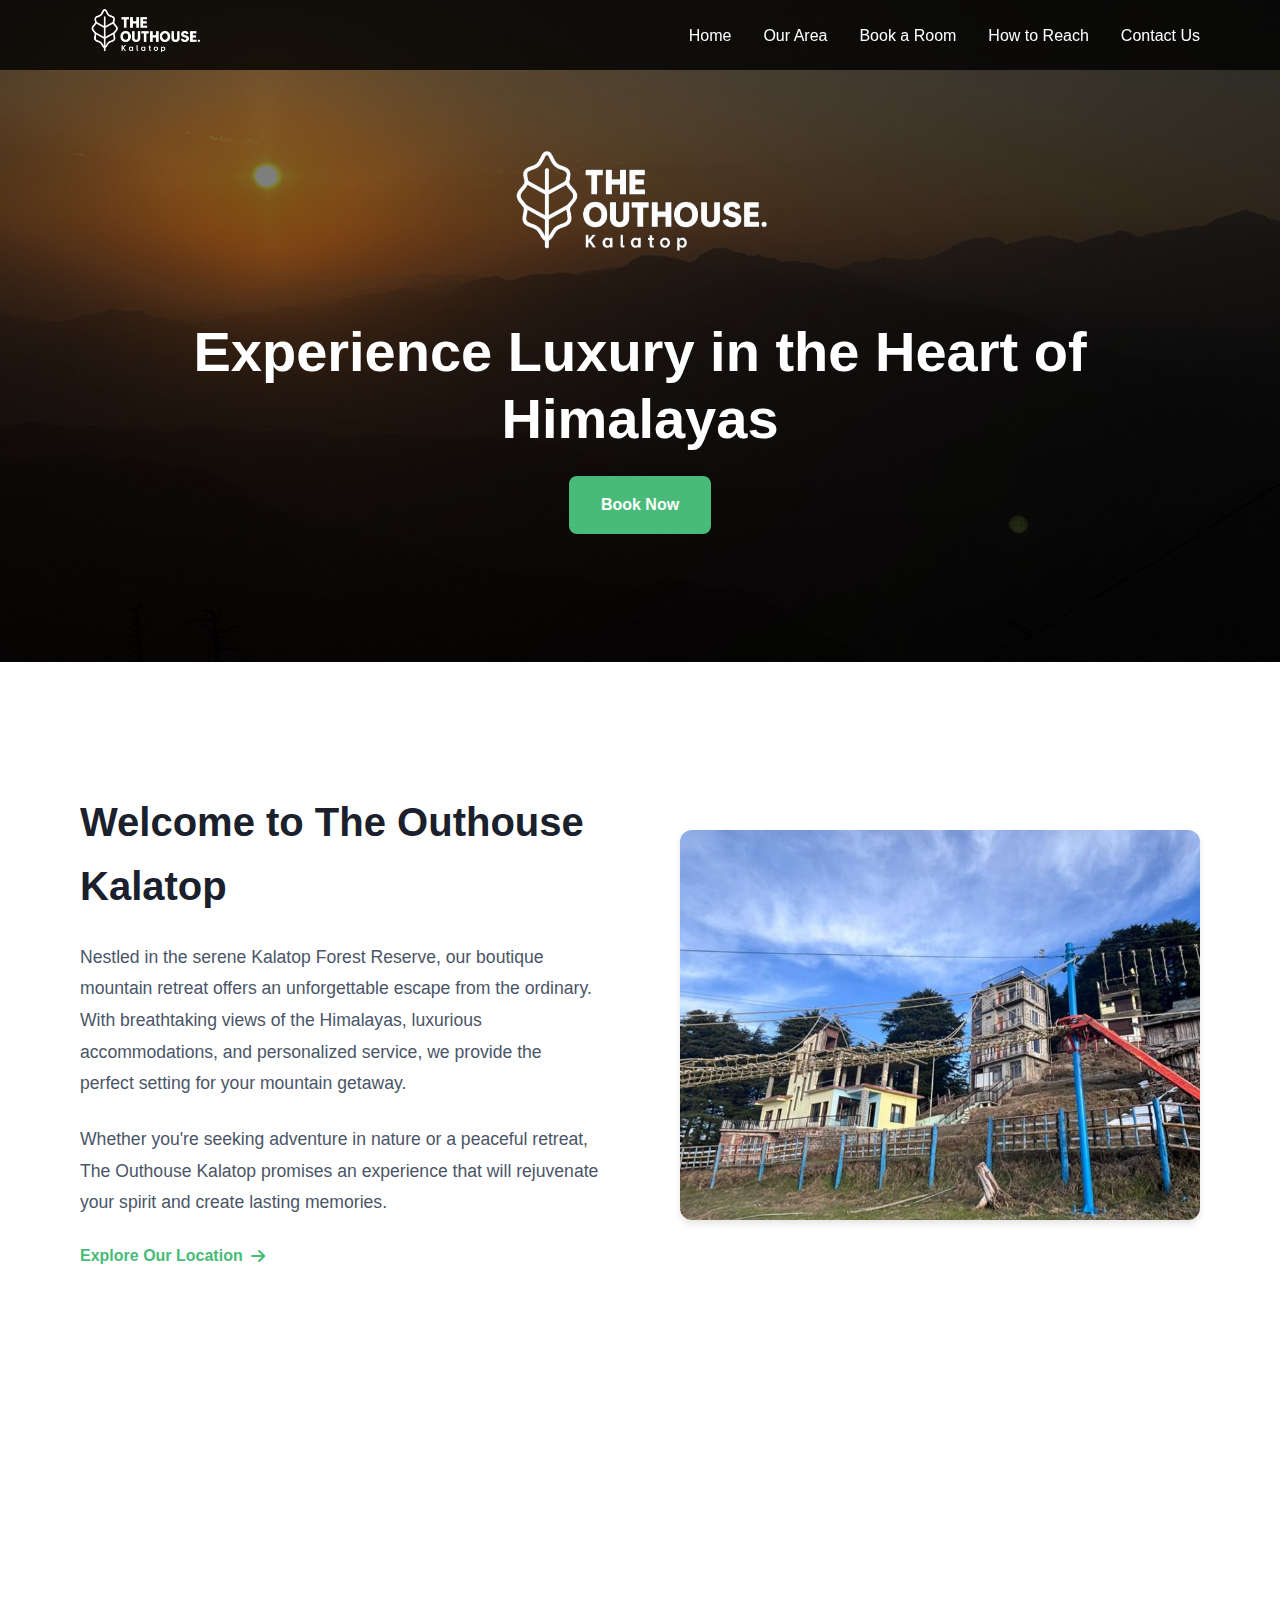
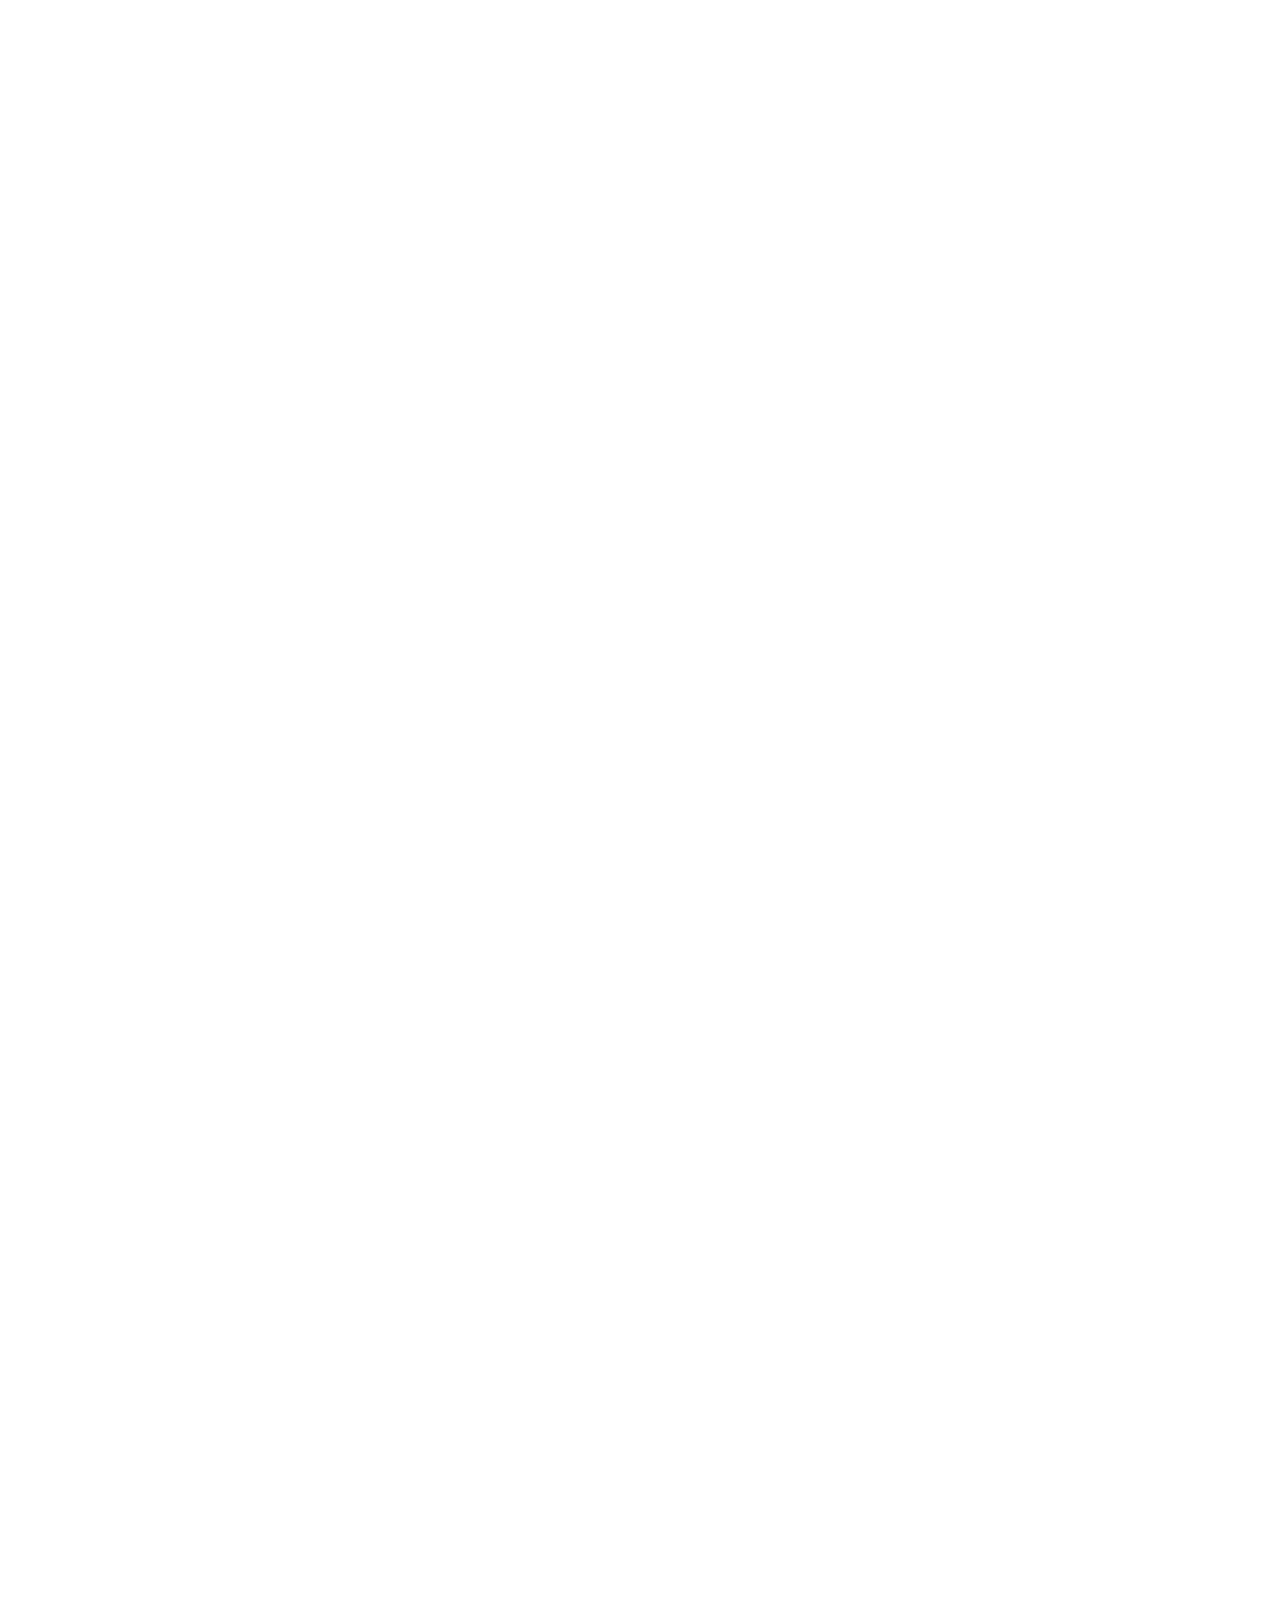
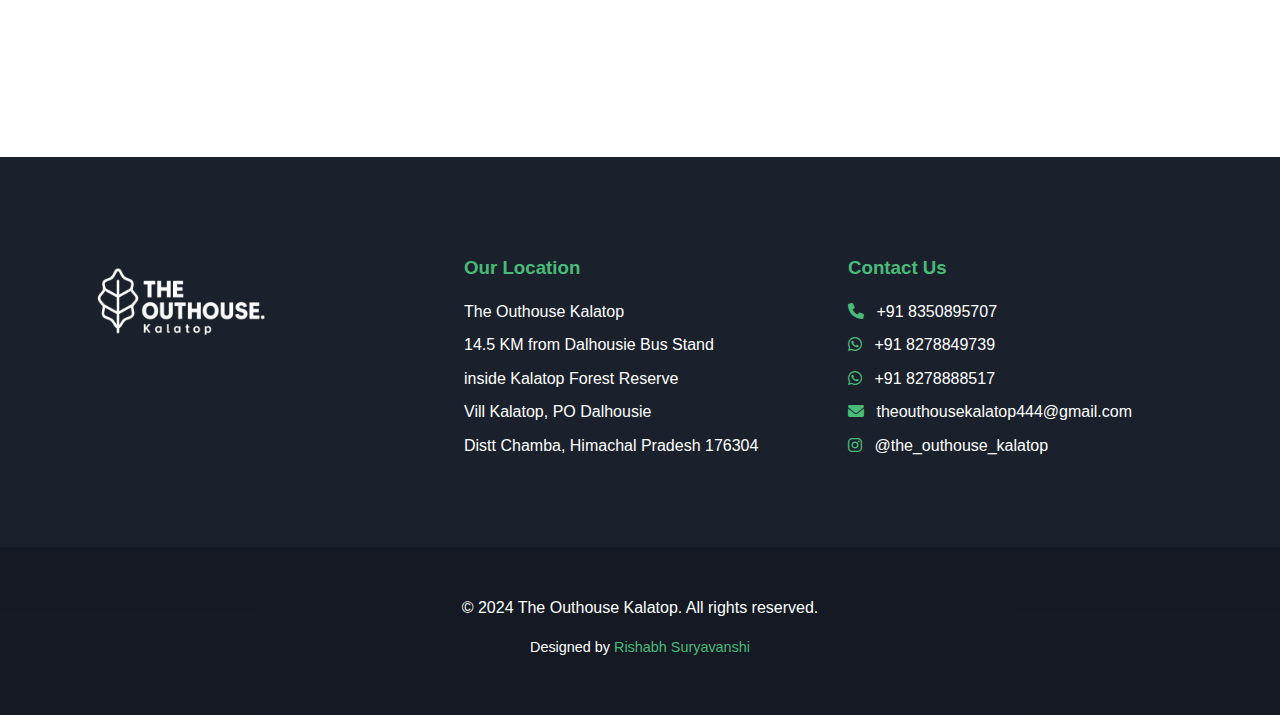
<file: index.html>
<!DOCTYPE html>
<html lang="en">
<head>
    <meta charset="UTF-8">
    <meta name="viewport" content="width=device-width, initial-scale=1.0">
    <title>The Outhouse Kalatop - Luxury Mountain Retreat</title>
    <link rel="stylesheet" href="styles.css">
    <link rel="stylesheet" href="https://cdnjs.cloudflare.com/ajax/libs/font-awesome/6.0.0/css/all.min.css">
</head>
<body>
    <!-- Navigation -->
    <nav class="navbar">
        <div class="container nav-container">
            <a href="index.html" class="nav-logo">
                <img src="logo.png" alt="The Outhouse Kalatop Logo">
            </a>
            <ul class="nav-links">
                <li><a href="index.html">Home</a></li>
                <li><a href="our-area.html">Our Area</a></li>
                <li><a href="book-room.html">Book a Room</a></li>
                <li><a href="how-to-reach.html">How to Reach</a></li>
                <li><a href="contact.html">Contact Us</a></li>
            </ul>
        </div>
    </nav>

    <!-- Hero Section -->
    <section class="hero">
        <div class="container">
            <img src="logo.png" alt="The Outhouse Kalatop Logo" class="hero-logo">
            <h1>Experience Luxury in the Heart of Himalayas</h1>
            <a href="book-room.html" class="cta-button">Book Now</a>
        </div>
    </section>

    <!-- Hotel Overview -->
    <section class="hotel-overview">
        <div class="container">
            <div class="overview-content">
                <div class="overview-text">
                    <h2>Welcome to The Outhouse Kalatop</h2>
                    <p>Nestled in the serene Kalatop Forest Reserve, our boutique mountain retreat offers an unforgettable escape from the ordinary. With breathtaking views of the Himalayas, luxurious accommodations, and personalized service, we provide the perfect setting for your mountain getaway.</p>
                    <p>Whether you're seeking adventure in nature or a peaceful retreat, The Outhouse Kalatop promises an experience that will rejuvenate your spirit and create lasting memories.</p>
                    <a href="our-area.html" class="text-link">Explore Our Location <i class="fas fa-arrow-right"></i></a>
                </div>
                <div class="overview-image">
                    <img src="hotel.jpeg" alt="The Outhouse Kalatop Hotel View" class="hotel-img">
                </div>
            </div>
        </div>
    </section>

    <!-- Feature Section 1 -->
    <section class="feature feature-left">
        <div class="container">
            <div class="feature-content">
                <div class="feature-image">
                    <img src="room.jpg" alt="Luxury Suite Image" class="placeholder-img" />
                </div>
                <div class="feature-text">
                    <h2>Luxurious Comfort</h2>
                    <p>Experience our meticulously designed rooms featuring premium amenities, private balconies, and stunning mountain views. Each space is crafted to provide the perfect blend of comfort and elegance.</p>
                </div>
            </div>
        </div>
    </section>

    <!-- Feature Section 2 -->
    <section class="feature feature-right">
        <div class="container">
            <div class="feature-content">
                <div class="feature-text">
                    <h2>Nature's Paradise</h2>
                    <p>Surrounded by dense pine forests and snow-capped peaks, immerse yourself in the serene beauty of Kalatop. Perfect for nature walks, photography, and peaceful contemplation.</p>
                </div>
                <div class="feature-image">
                    <img src="snow.jpg" alt="Nature View Image" class="placeholder-img" />
                </div>
            </div>
        </div>
    </section>

    <!-- Feature Section 3 -->
    <section class="feature feature-left">
        <div class="container">
            <div class="feature-content">
                <div class="feature-image">
                    <img src="food.jpg" alt="Dining Image" class="placeholder-img" />
                </div>
                <div class="feature-text">
                    <h2>Culinary Excellence</h2>
                    <p>Savor authentic local flavors and international cuisine prepared by our expert chefs. Using fresh, local ingredients, we create memorable dining experiences with a view.</p>
                </div>
            </div>
        </div>
    </section>

    <!-- CTA Section -->
    <section class="cta">
        <div class="container">
            <h2>Your Mountain Escape Awaits</h2>
            <p>Join thousands of satisfied guests who've experienced the magic of The Outhouse Kalatop</p>
            <div class="trust-elements">
                <div class="trust-item">
                    <span class="trust-number">4.8/5</span>
                    <span class="trust-label">Guest Rating</span>
                </div>
                <div class="trust-item">
                    <span class="trust-number">1000+</span>
                    <span class="trust-label">Happy Guests</span>
                </div>
                <div class="trust-item">
                    <span class="trust-number">95%</span>
                    <span class="trust-label">Would Return</span>
                </div>
            </div>
            <a href="book-room.html" class="cta-button">Book Your Stay Now</a>
        </div>
    </section>

    <!-- Footer Section -->
    <footer class="footer">
        <div class="container footer-content">
            <div class="footer-logo">
                <img src="logo.png" alt="The Outhouse Kalatop Logo">
            </div>
            <div class="footer-address">
                <h3>Our Location</h3>
                <p>The Outhouse Kalatop</p>
                <p>14.5 KM from Dalhousie Bus Stand</p>
                <p>inside Kalatop Forest Reserve</p>
                <p>Vill Kalatop, PO Dalhousie</p>
                <p>Distt Chamba, Himachal Pradesh 176304</p>
            </div>
            <div class="footer-contact">
                <h3>Contact Us</h3>
                <p><i class="fas fa-phone"></i> <a href="tel:+918350895707">+91 8350895707</a></p>
                <p><i class="fab fa-whatsapp"></i> <a href="https://wa.me/918278849739">+91 8278849739</a></p>
                <p><i class="fab fa-whatsapp"></i> <a href="https://wa.me/918278888517">+91 8278888517</a></p>
                <p><i class="fas fa-envelope"></i> <a href="mailto:theouthousekalatop444@gmail.com">theouthousekalatop444@gmail.com</a></p>
                <p><i class="fab fa-instagram"></i> <a href="https://www.instagram.com/the_outhouse_kalatop?utm_source=qr" target="_blank">@the_outhouse_kalatop</a></p>
            </div>
        </div>
        <div class="footer-bottom">
            <div class="container">
                <p>&copy; 2024 The Outhouse Kalatop. All rights reserved.</p>
                <p class="designer-credit">Designed by <a href="https://www.linkedin.com/in/rishh01/" target="_blank">Rishabh Suryavanshi</a></p>
            </div>
        </div>
    </footer>

    <script src="script.js"></script>
</body>
</html>
</file>
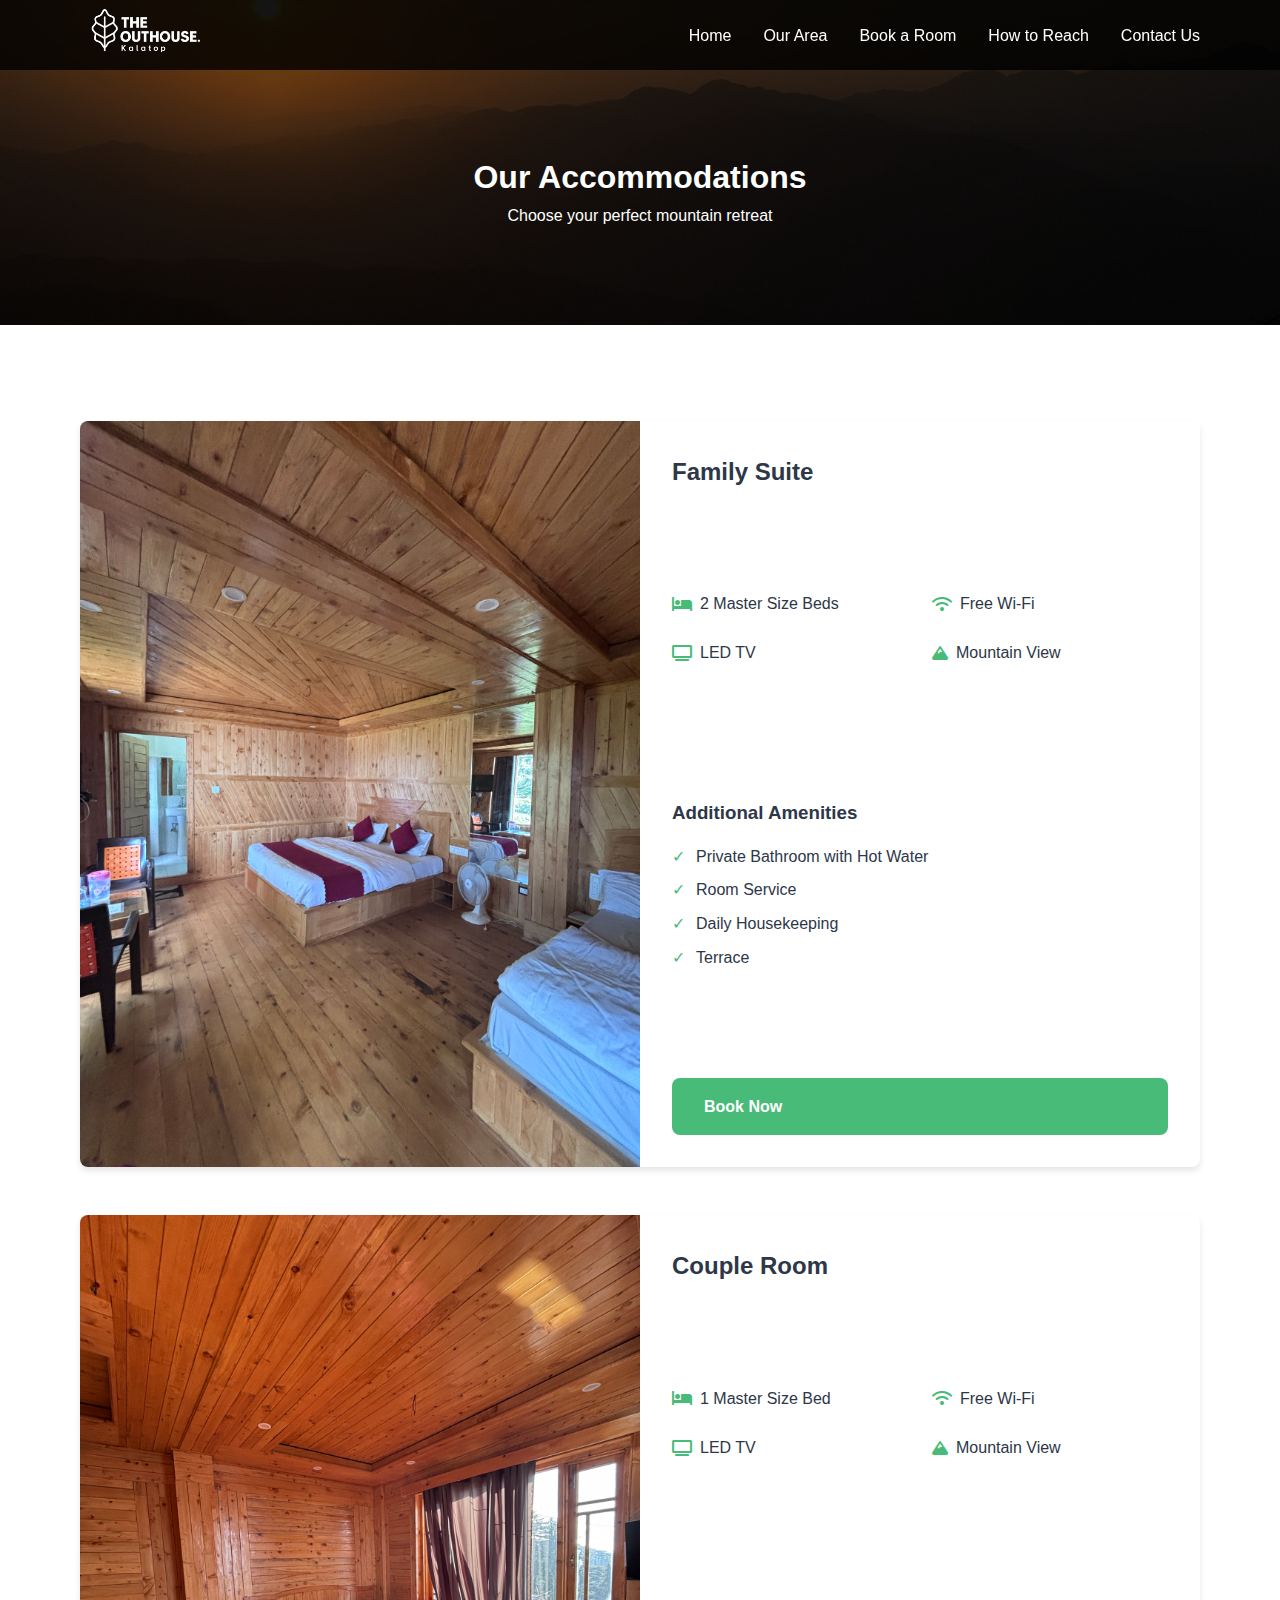
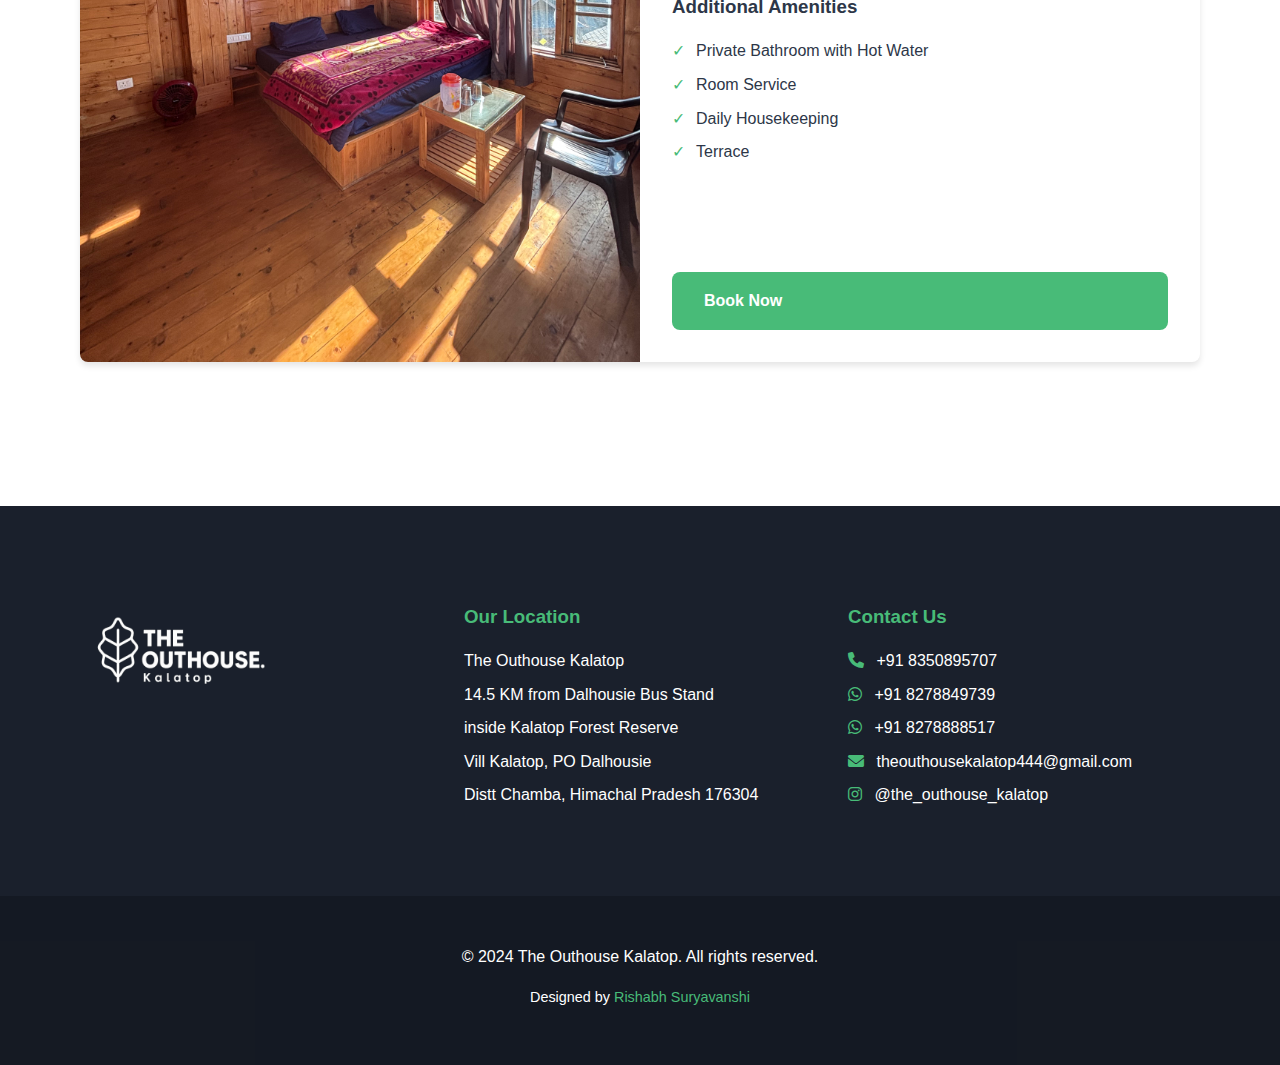
<file: book-room.html>
<!DOCTYPE html>
<html lang="en">
<head>
    <meta charset="UTF-8">
    <meta name="viewport" content="width=device-width, initial-scale=1.0">
    <title>Book a Room - The Outhouse Kalatop</title>
    <link rel="stylesheet" href="styles.css">
    <link rel="stylesheet" href="https://cdnjs.cloudflare.com/ajax/libs/font-awesome/6.0.0/css/all.min.css">
</head>
<body>
    <!-- Navigation -->
    <nav class="navbar">
        <div class="container nav-container">
            <a href="index.html" class="nav-logo">
                <img src="logo.png" alt="The Outhouse Kalatop Logo">
            </a>
            <ul class="nav-links">
                <li><a href="index.html">Home</a></li>
                <li><a href="our-area.html">Our Area</a></li>
                <li><a href="book-room.html">Book a Room</a></li>
                <li><a href="how-to-reach.html">How to Reach</a></li>
                <li><a href="contact.html">Contact Us</a></li>
            </ul>
        </div>
    </nav>

    <!-- Room Hero -->
    <section class="sub-hero">
        <div class="container">
            <h1>Our Accommodations</h1>
            <p>Choose your perfect mountain retreat</p>
        </div>
    </section>

    <!-- Room Types -->
    <section class="rooms">
        <div class="container">
            <div class="room-card">
                <img src="family-suite.jpg" alt="Family Suite">
                <div class="room-content">
                    <h2>Family Suite</h2>
                    <div class="room-features">
                        <div class="feature-item">
                            <i class="fas fa-bed"></i>
                            <span>2 Master Size Beds</span>
                        </div>
                        <div class="feature-item">
                            <i class="fas fa-wifi"></i>
                            <span>Free Wi-Fi</span>
                        </div>
                        <div class="feature-item">
                            <i class="fas fa-tv"></i>
                            <span>LED TV</span>
                        </div>
                        <div class="feature-item">
                            <i class="fas fa-mountain"></i>
                            <span>Mountain View</span>
                        </div>
                    </div>
                    <div class="room-amenities">
                        <h3>Additional Amenities</h3>
                        <ul>
                            <li>Private Bathroom with Hot Water</li>
                            <li>Room Service</li>
                            <li>Daily Housekeeping</li>
                            <li>Terrace</li>
                        </ul>
                    </div>
                    <a href="contact.html" class="cta-button">Book Now</a>
                </div>
            </div>

            <div class="room-card">
                <img src="couple-room.jpg" alt="Couple Room">
                <div class="room-content">
                    <h2>Couple Room</h2>
                    <div class="room-features">
                        <div class="feature-item">
                            <i class="fas fa-bed"></i>
                            <span>1 Master Size Bed</span>
                        </div>
                        <div class="feature-item">
                            <i class="fas fa-wifi"></i>
                            <span>Free Wi-Fi</span>
                        </div>
                        <div class="feature-item">
                            <i class="fas fa-tv"></i>
                            <span>LED TV</span>
                        </div>
                        <div class="feature-item">
                            <i class="fas fa-mountain"></i>
                            <span>Mountain View</span>
                        </div>
                    </div>
                    <div class="room-amenities">
                        <h3>Additional Amenities</h3>
                        <ul>
                            <li>Private Bathroom with Hot Water</li>
                            <li>Room Service</li>
                            <li>Daily Housekeeping</li>
                            <li>Terrace</li>
                        </ul>
                    </div>
                    <a href="contact.html" class="cta-button">Book Now</a>
                </div>
            </div>
        </div>
    </section>

    <!-- Footer Section -->
    <footer class="footer">
        <div class="container footer-content">
            <div class="footer-logo">
                <img src="logo.png" alt="The Outhouse Kalatop Logo">
            </div>
            <div class="footer-address">
                <h3>Our Location</h3>
                <p>The Outhouse Kalatop</p>
                <p>14.5 KM from Dalhousie Bus Stand</p>
                <p>inside Kalatop Forest Reserve</p>
                <p>Vill Kalatop, PO Dalhousie</p>
                <p>Distt Chamba, Himachal Pradesh 176304</p>
            </div>
            <div class="footer-contact">
                <h3>Contact Us</h3>
                <p><i class="fas fa-phone"></i> <a href="tel:+918350895707">+91 8350895707</a></p>
                <p><i class="fab fa-whatsapp"></i> <a href="https://wa.me/918278849739">+91 8278849739</a></p>
                <p><i class="fab fa-whatsapp"></i> <a href="https://wa.me/918278888517">+91 8278888517</a></p>
                <p><i class="fas fa-envelope"></i> <a href="mailto:theouthousekalatop444@gmail.com">theouthousekalatop444@gmail.com</a></p>
                <p><i class="fab fa-instagram"></i> <a href="https://www.instagram.com/the_outhouse_kalatop?utm_source=qr" target="_blank">@the_outhouse_kalatop</a></p>
            </div>
        </div>
        <div class="footer-bottom">
            <div class="container">
                <p>&copy; 2024 The Outhouse Kalatop. All rights reserved.</p>
                <p class="designer-credit">Designed by <a href="https://www.linkedin.com/in/rishh01/" target="_blank">Rishabh Suryavanshi</a></p>
            </div>
        </div>
    </footer>

    <script src="script.js"></script>
</body>
</html>
</file>
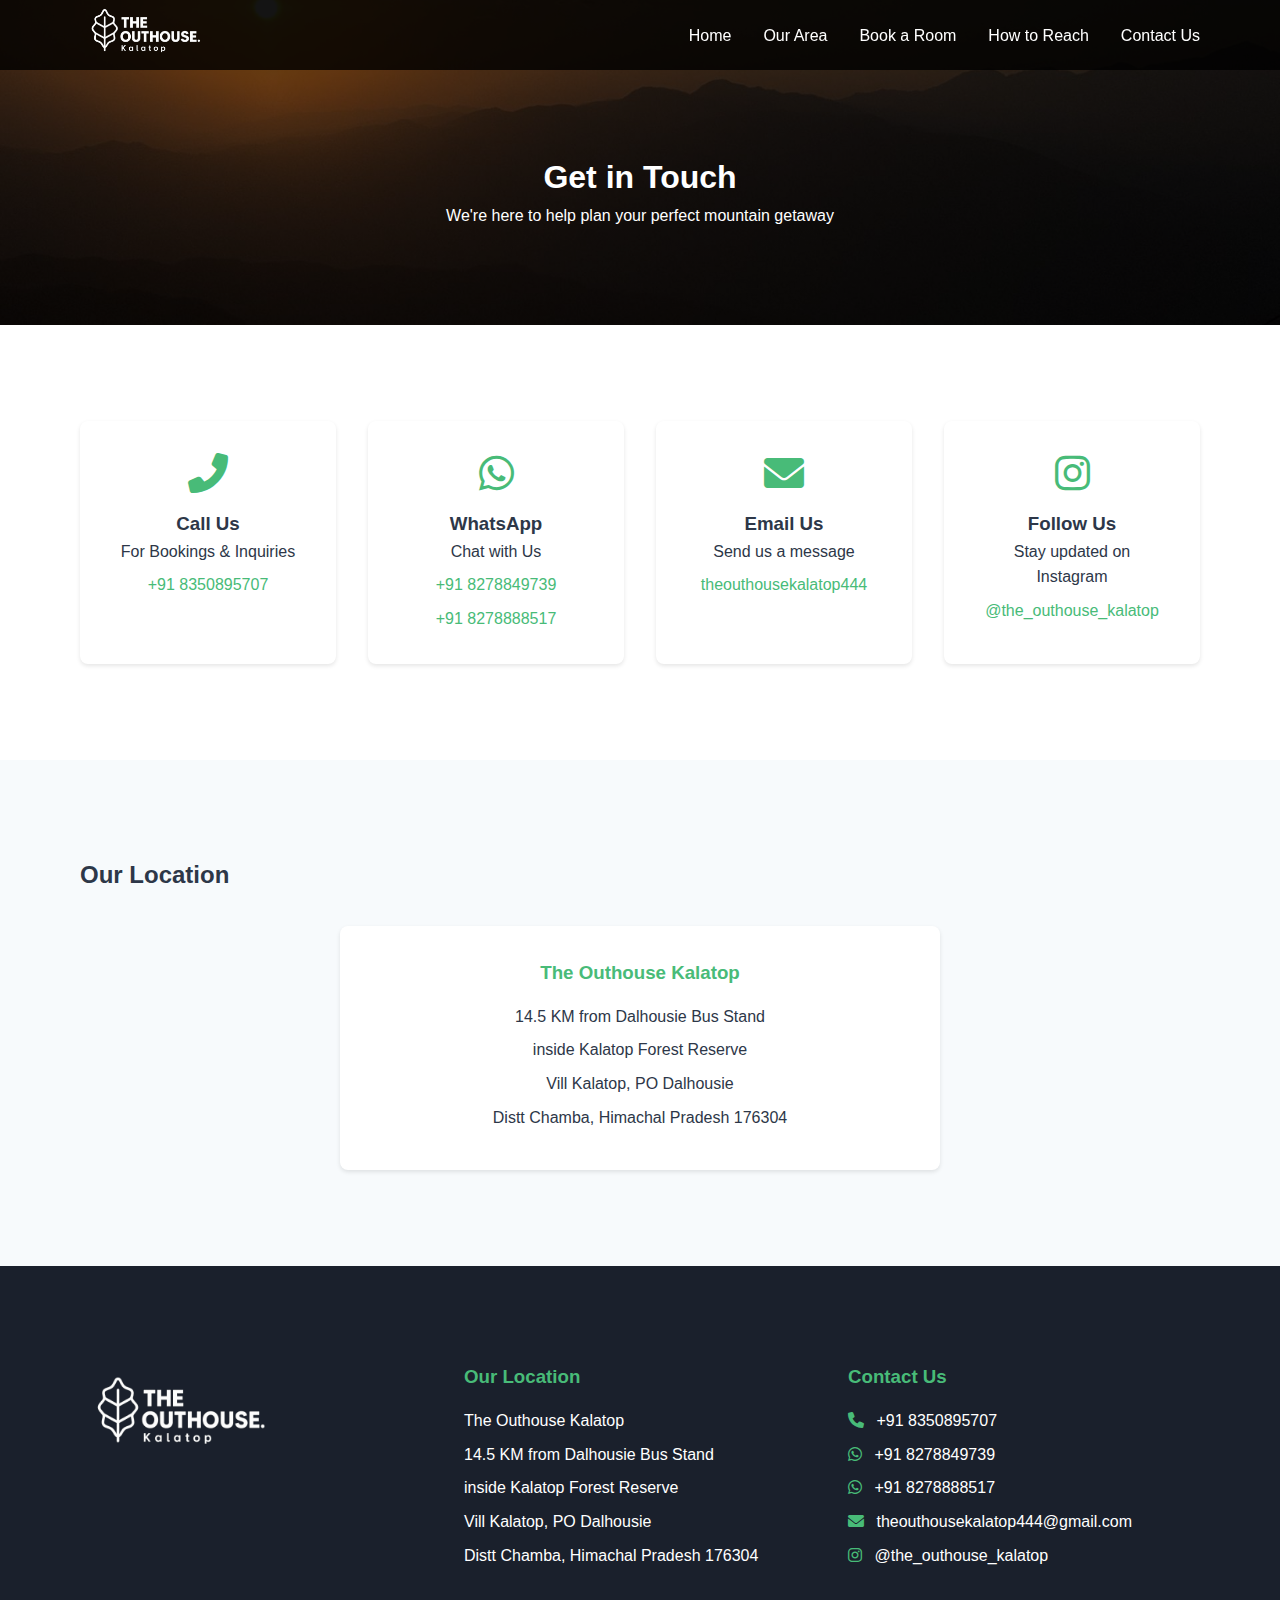
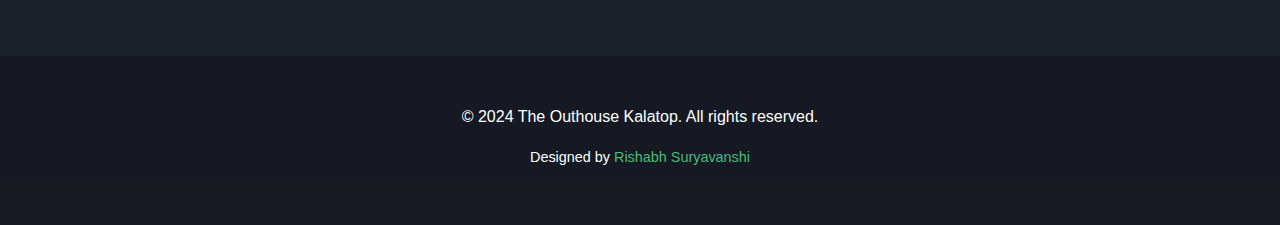
<file: contact.html>
<!DOCTYPE html>
<html lang="en">
<head>
    <meta charset="UTF-8">
    <meta name="viewport" content="width=device-width, initial-scale=1.0">
    <title>Contact Us - The Outhouse Kalatop</title>
    <link rel="stylesheet" href="styles.css">
    <link rel="stylesheet" href="https://cdnjs.cloudflare.com/ajax/libs/font-awesome/6.0.0/css/all.min.css">
</head>
<body>
    <!-- Navigation -->
    <nav class="navbar">
        <div class="container nav-container">
            <a href="index.html" class="nav-logo">
                <img src="logo.png" alt="The Outhouse Kalatop Logo">
            </a>
            <button class="hamburger">
                <span></span>
                <span></span>
                <span></span>
            </button>
            <ul class="nav-links">
                <li><a href="index.html">Home</a></li>
                <li><a href="our-area.html">Our Area</a></li>
                <li><a href="book-room.html">Book a Room</a></li>
                <li><a href="how-to-reach.html">How to Reach</a></li>
                <li><a href="contact.html">Contact Us</a></li>
            </ul>
        </div>
    </nav>

    <!-- Contact Hero -->
    <section class="sub-hero">
        <div class="container">
            <h1>Get in Touch</h1>
            <p>We're here to help plan your perfect mountain getaway</p>
        </div>
    </section>

    <!-- Contact Information -->
    <section class="contact-info">
        <div class="container">
            <div class="contact-grid">
                <div class="contact-card">
                    <i class="fas fa-phone-alt"></i>
                    <h3>Call Us</h3>
                    <p>For Bookings & Inquiries</p>
                    <a href="tel:+918350895707" class="contact-link">+91 8350895707</a>
                </div>

                <div class="contact-card">
                    <i class="fab fa-whatsapp"></i>
                    <h3>WhatsApp</h3>
                    <p>Chat with Us</p>
                    <a href="https://wa.me/918278849739" class="contact-link">+91 8278849739</a>
                    <a href="https://wa.me/918278888517" class="contact-link">+91 8278888517</a>
                </div>

                <div class="contact-card">
                    <i class="fas fa-envelope"></i>
                    <h3>Email Us</h3>
                    <p>Send us a message</p>
                    <a href="mailto:theouthousekalatop444@gmail.com" class="contact-link">theouthousekalatop444</a>
                </div>

                <div class="contact-card">
                    <i class="fab fa-instagram"></i>
                    <h3>Follow Us</h3>
                    <p>Stay updated on Instagram</p>
                    <a href="https://www.instagram.com/the_outhouse_kalatop?utm_source=qr" class="contact-link" target="_blank">@the_outhouse_kalatop</a>
                </div>
            </div>
        </div>
    </section>

    <!-- Location Map -->
    <section class="location">
        <div class="container">
            <h2>Our Location</h2>
            <div class="address-card">
                <h3>The Outhouse Kalatop</h3>
                <p>14.5 KM from Dalhousie Bus Stand</p>
                <p>inside Kalatop Forest Reserve</p>
                <p>Vill Kalatop, PO Dalhousie</p>
                <p>Distt Chamba, Himachal Pradesh 176304</p>
            </div>
        </div>
    </section>

    <!-- Footer Section -->
    <footer class="footer">
        <div class="container footer-content">
            <div class="footer-logo">
                <img src="logo.png" alt="The Outhouse Kalatop Logo">
            </div>
            <div class="footer-address">
                <h3>Our Location</h3>
                <p>The Outhouse Kalatop</p>
                <p>14.5 KM from Dalhousie Bus Stand</p>
                <p>inside Kalatop Forest Reserve</p>
                <p>Vill Kalatop, PO Dalhousie</p>
                <p>Distt Chamba, Himachal Pradesh 176304</p>
            </div>
            <div class="footer-contact">
                <h3>Contact Us</h3>
                <p><i class="fas fa-phone"></i> <a href="tel:+918350895707">+91 8350895707</a></p>
                <p><i class="fab fa-whatsapp"></i> <a href="https://wa.me/918278849739">+91 8278849739</a></p>
                <p><i class="fab fa-whatsapp"></i> <a href="https://wa.me/918278888517">+91 8278888517</a></p>
                <p><i class="fas fa-envelope"></i> <a href="mailto:theouthousekalatop444@gmail.com">theouthousekalatop444@gmail.com</a></p>
                <p><i class="fab fa-instagram"></i> <a href="https://www.instagram.com/the_outhouse_kalatop?utm_source=qr" target="_blank">@the_outhouse_kalatop</a></p>
            </div>
        </div>
        <div class="footer-bottom">
            <div class="container">
                <p>&copy; 2024 The Outhouse Kalatop. All rights reserved.</p>
                <p class="designer-credit">Designed by <a href="https://www.linkedin.com/in/rishh01/" target="_blank">Rishabh Suryavanshi</a></p>
            </div>
        </div>
    </footer>

    <script src="script.js"></script>
</body>
</html>
</file>
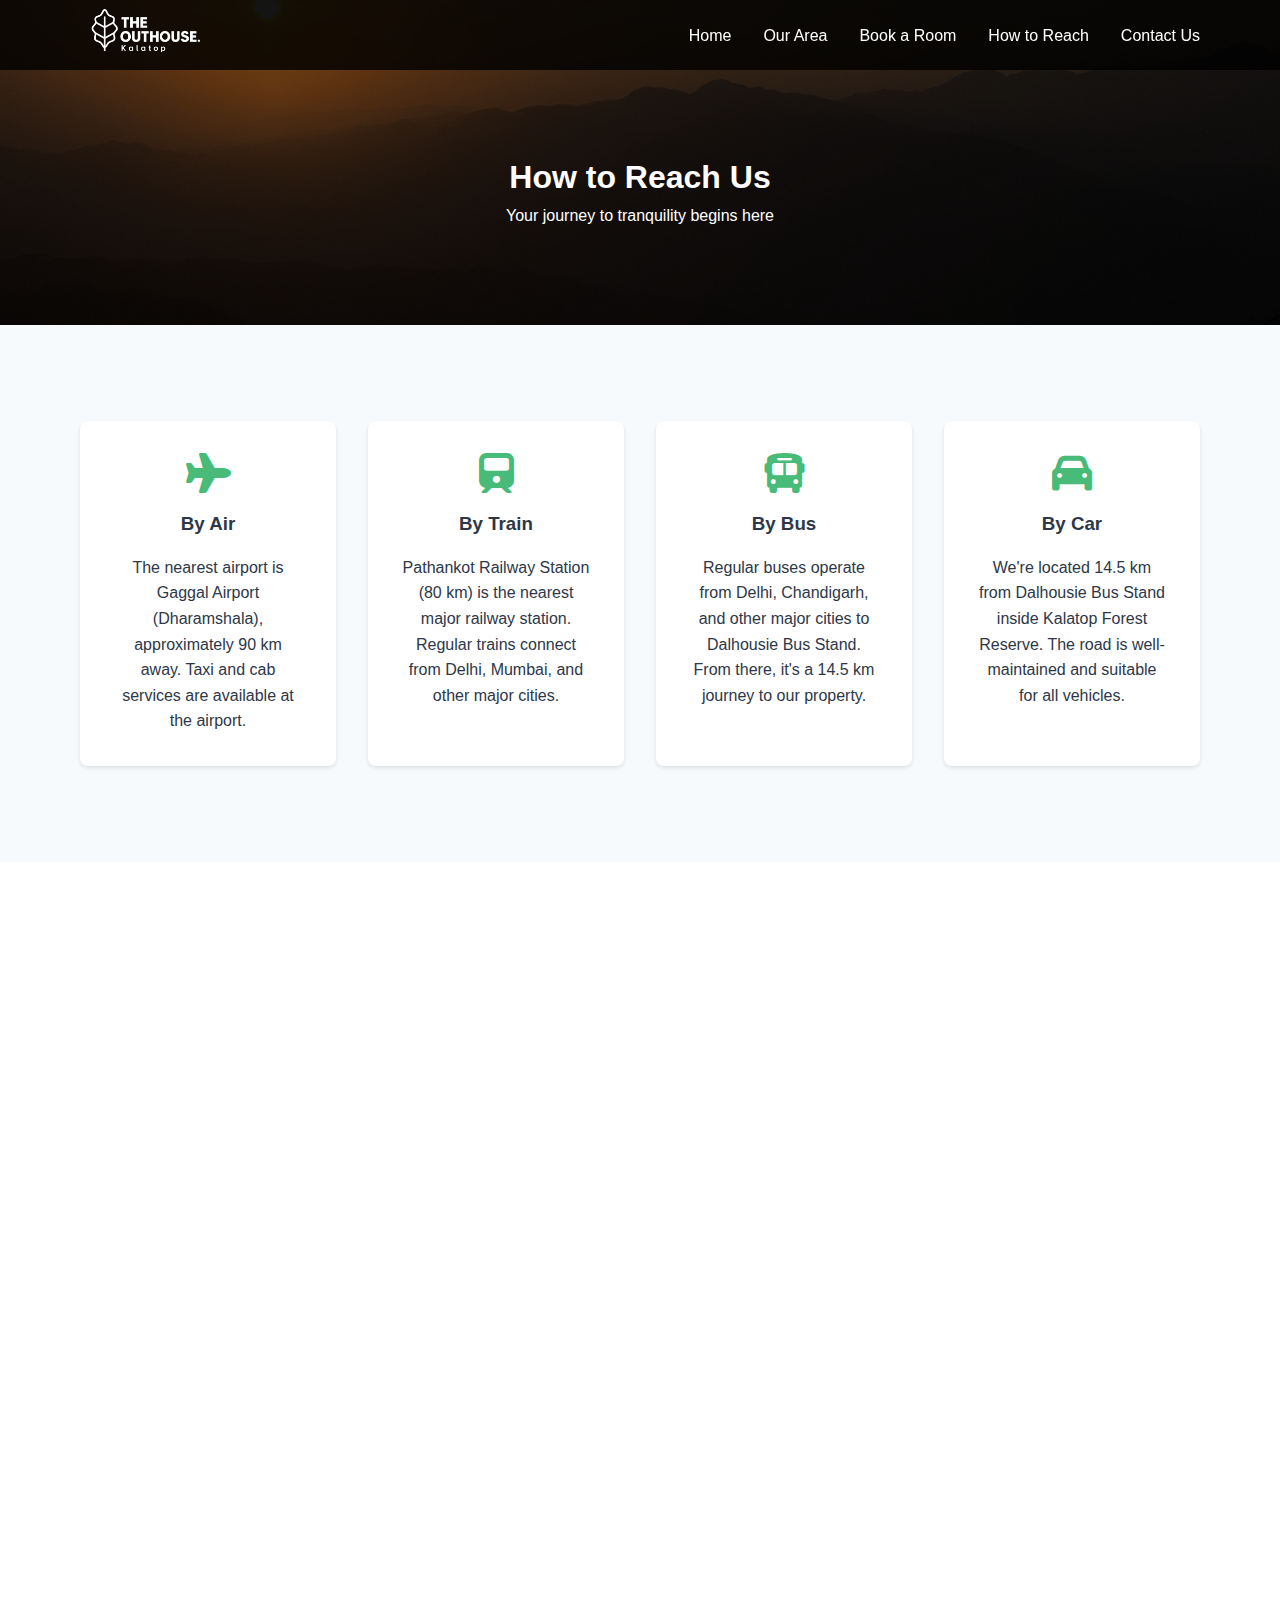
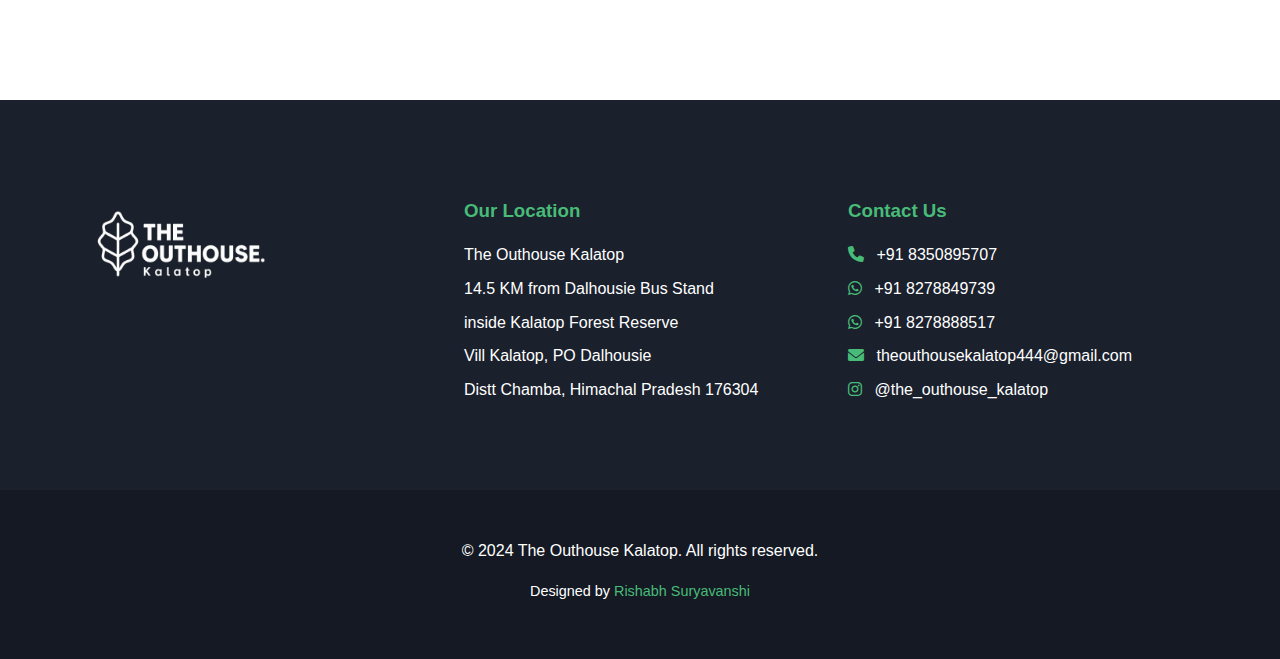
<file: how-to-reach.html>
<!DOCTYPE html>
<html lang="en">
<head>
    <meta charset="UTF-8">
    <meta name="viewport" content="width=device-width, initial-scale=1.0">
    <title>How to Reach - The Outhouse Kalatop</title>
    <link rel="stylesheet" href="styles.css">
    <link rel="stylesheet" href="https://cdnjs.cloudflare.com/ajax/libs/font-awesome/6.0.0/css/all.min.css">
</head>
<body>
    <!-- Navigation -->
    <nav class="navbar">
        <div class="container nav-container">
            <a href="index.html" class="nav-logo">
                <img src="logo.png" alt="The Outhouse Kalatop Logo">
            </a>
            <ul class="nav-links">
                <li><a href="index.html">Home</a></li>
                <li><a href="our-area.html">Our Area</a></li>
                <li><a href="book-room.html">Book a Room</a></li>
                <li><a href="how-to-reach.html">How to Reach</a></li>
                <li><a href="contact.html">Contact Us</a></li>
            </ul>
        </div>
    </nav>

    <!-- Location Hero -->
    <section class="sub-hero">
        <div class="container">
            <h1>How to Reach Us</h1>
            <p>Your journey to tranquility begins here</p>
        </div>
    </section>
    <!-- Transportation Options -->
    <section class="transport-section">
        <div class="container">
            <div class="transport-grid">
                <div class="transport-card">
                    <i class="fas fa-plane"></i>
                    <h3>By Air</h3>
                    <p>The nearest airport is Gaggal Airport (Dharamshala), approximately 90 km away. Taxi and cab services are available at the airport.</p>
                </div>

                <div class="transport-card">
                    <i class="fas fa-train"></i>
                    <h3>By Train</h3>
                    <p>Pathankot Railway Station (80 km) is the nearest major railway station. Regular trains connect from Delhi, Mumbai, and other major cities.</p>
                </div>

                <div class="transport-card">
                    <i class="fas fa-bus"></i>
                    <h3>By Bus</h3>
                    <p>Regular buses operate from Delhi, Chandigarh, and other major cities to Dalhousie Bus Stand. From there, it's a 14.5 km journey to our property.</p>
                </div>

                <div class="transport-card">
                    <i class="fas fa-car"></i>
                    <h3>By Car</h3>
                    <p>We're located 14.5 km from Dalhousie Bus Stand inside Kalatop Forest Reserve. The road is well-maintained and suitable for all vehicles.</p>
                </div>
            </div>
        </div>
    </section>

    <!-- Weather Information -->
    <section class="weather-section">
        <div class="container">
            <h2>Weather & Climate</h2>
            <div class="season-grid">
                <div class="season-card">
                    <h3>Summer (April - June)</h3>
                    <p>Pleasant temperatures between 15°C to 25°C. Perfect for outdoor activities and sightseeing.</p>
                </div>

                <div class="season-card">
                    <h3>Monsoon (July - September)</h3>
                    <p>Moderate rainfall with temperatures between 12°C to 20°C. The landscape turns lush green.</p>
                </div>

                <div class="season-card">
                    <h3>Autumn (October - November)</h3>
                    <p>Clear skies with temperatures between 8°C to 15°C. Ideal for photography and hiking.</p>
                </div>

                <div class="season-card">
                    <h3>Winter (December - March)</h3>
                    <p>Cold temperatures between -2°C to 10°C. Occasional snowfall makes the landscape magical.</p>
                </div>
            </div>

            <div class="weather-tips">
                <h3>Travel Tips</h3>
                <ul>
                    <li>Summer is peak tourist season with comfortable weather</li>
                    <li>Winter brings snow and requires warm clothing</li>
                    <li>Monsoon season offers lush green views but requires rain gear</li>
                    <li>Spring and Autumn are ideal for outdoor activities</li>
                </ul>
            </div>
        </div>
    </section>

    <!-- Footer Section -->
    <footer class="footer">
        <div class="container footer-content">
            <div class="footer-logo">
                <img src="logo.png" alt="The Outhouse Kalatop Logo">
            </div>
            <div class="footer-address">
                <h3>Our Location</h3>
                <p>The Outhouse Kalatop</p>
                <p>14.5 KM from Dalhousie Bus Stand</p>
                <p>inside Kalatop Forest Reserve</p>
                <p>Vill Kalatop, PO Dalhousie</p>
                <p>Distt Chamba, Himachal Pradesh 176304</p>
            </div>
            <div class="footer-contact">
                <h3>Contact Us</h3>
                <p><i class="fas fa-phone"></i> <a href="tel:+918350895707">+91 8350895707</a></p>
                <p><i class="fab fa-whatsapp"></i> <a href="https://wa.me/918278849739">+91 8278849739</a></p>
                <p><i class="fab fa-whatsapp"></i> <a href="https://wa.me/918278888517">+91 8278888517</a></p>
                <p><i class="fas fa-envelope"></i> <a href="mailto:theouthousekalatop444@gmail.com">theouthousekalatop444@gmail.com</a></p>
                <p><i class="fab fa-instagram"></i> <a href="https://www.instagram.com/the_outhouse_kalatop?utm_source=qr" target="_blank">@the_outhouse_kalatop</a></p>
            </div>
        </div>
        <div class="footer-bottom">
            <div class="container">
                <p>&copy; 2024 The Outhouse Kalatop. All rights reserved.</p>
                <p class="designer-credit">Designed by <a href="https://www.linkedin.com/in/rishh01/" target="_blank">Rishabh Suryavanshi</a></p>
            </div>
        </div>
    </footer>

    <script src="script.js"></script>
</body>
</html>
</file>
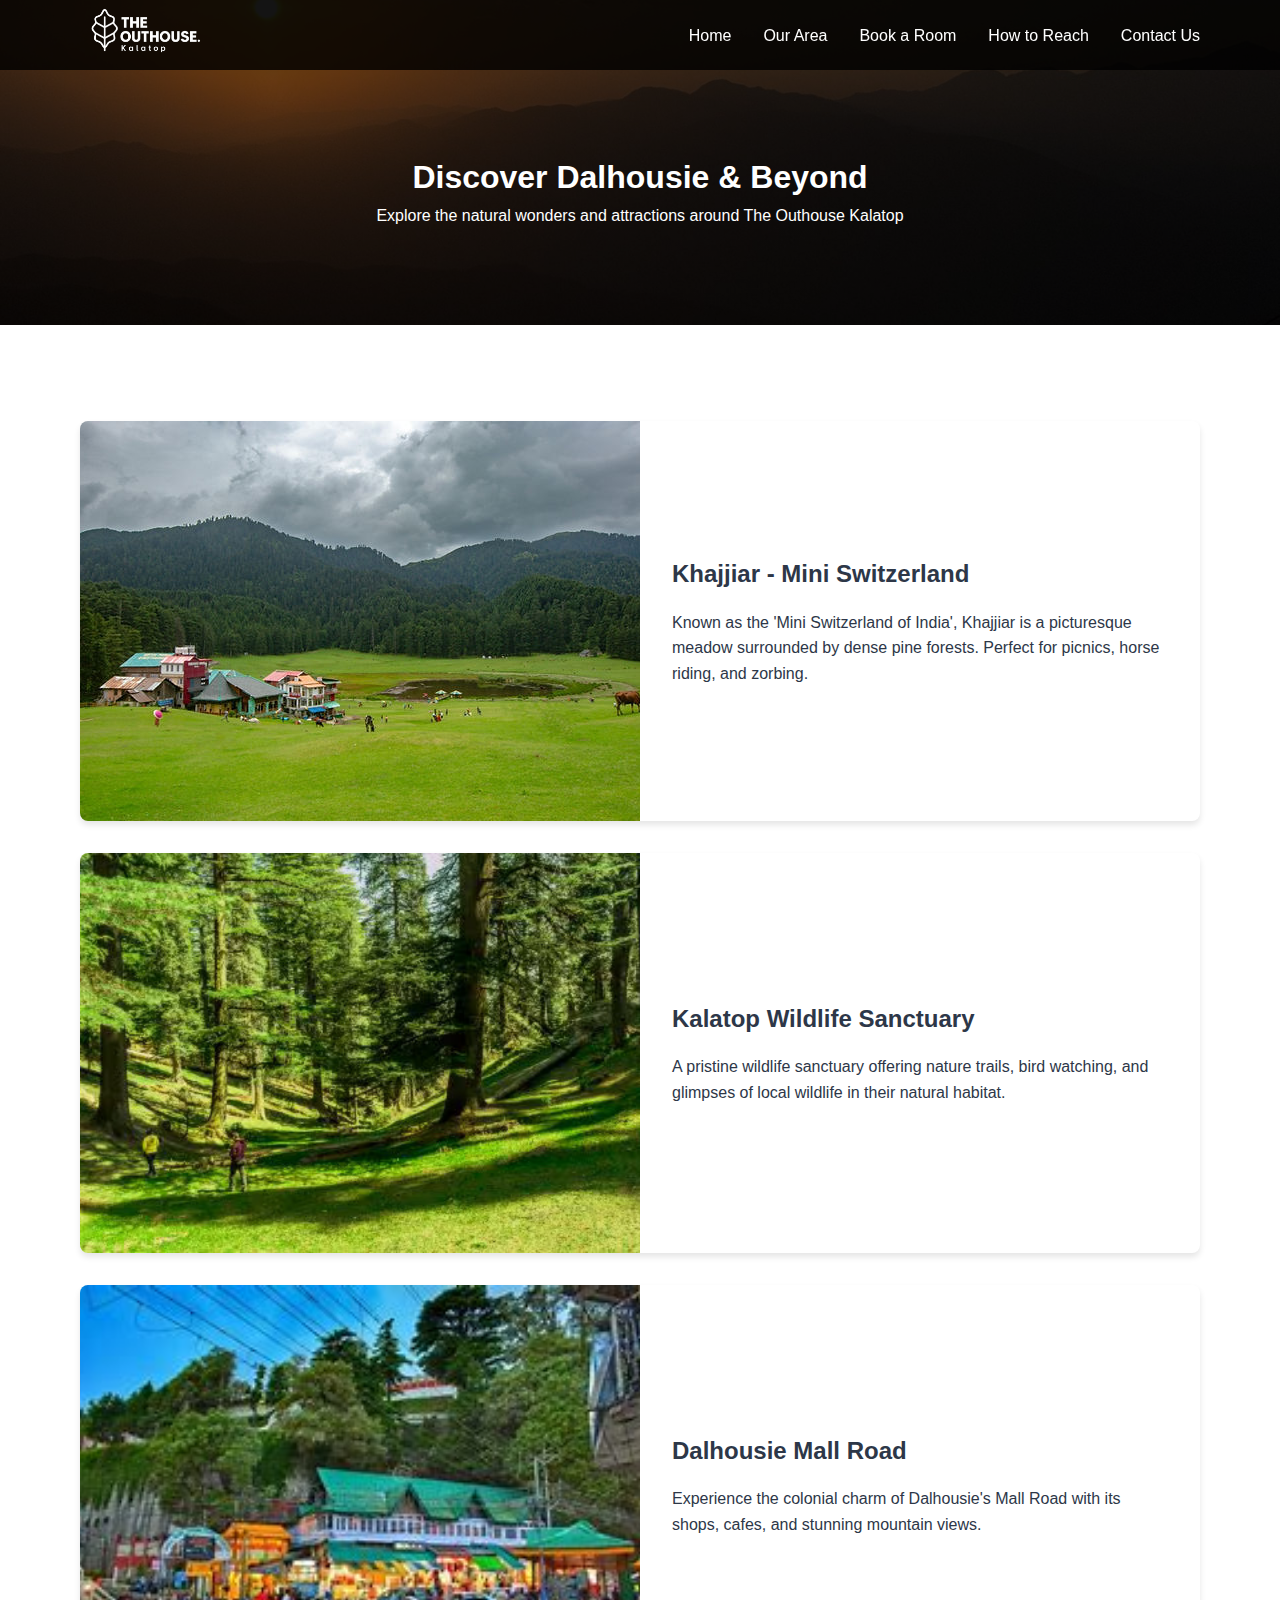
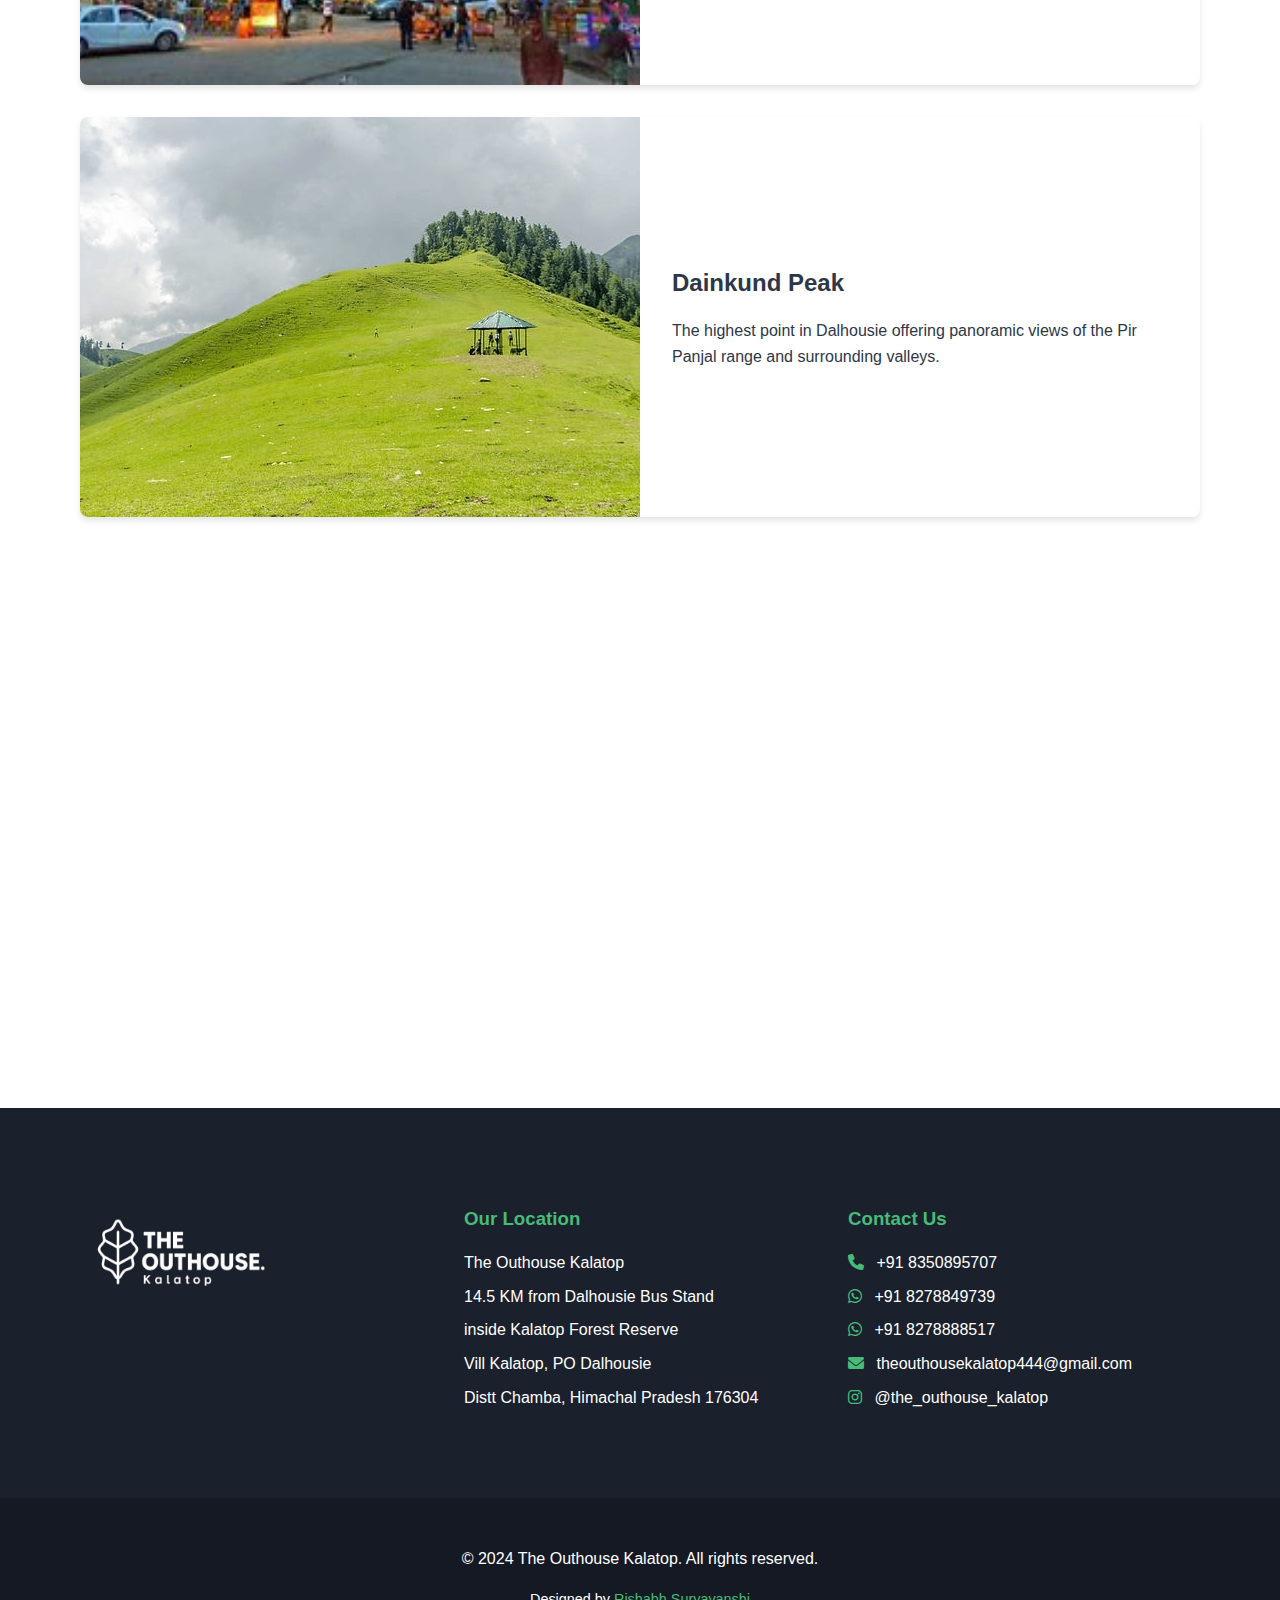
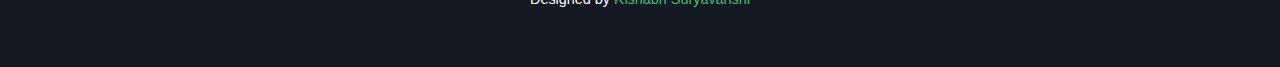
<file: our-area.html>
<!DOCTYPE html>
<html lang="en">
<head>
    <meta charset="UTF-8">
    <meta name="viewport" content="width=device-width, initial-scale=1.0">
    <title>Our Area - The Outhouse Kalatop</title>
    <link rel="stylesheet" href="styles.css">
    <link rel="stylesheet" href="https://cdnjs.cloudflare.com/ajax/libs/font-awesome/6.0.0/css/all.min.css">
</head>
<body>
    <!-- Navigation -->
    <nav class="navbar">
        <div class="container nav-container">
            <a href="index.html" class="nav-logo">
                <img src="logo.png" alt="The Outhouse Kalatop Logo">
            </a>
            <button class="hamburger">
                <span></span>
                <span></span>
                <span></span>
            </button>
            <ul class="nav-links">
                <li><a href="index.html">Home</a></li>
                <li><a href="our-area.html">Our Area</a></li>
                <li><a href="book-room.html">Book a Room</a></li>
                <li><a href="how-to-reach.html">How to Reach</a></li>
                <li><a href="contact.html">Contact Us</a></li>
            </ul>
        </div>
    </nav>

    <!-- Area Hero -->
    <section class="sub-hero">
        <div class="container">
            <h1>Discover Dalhousie & Beyond</h1>
            <p>Explore the natural wonders and attractions around The Outhouse Kalatop</p>
        </div>
    </section>

    <!-- Attractions -->
    <section class="attractions">
        <div class="container">
            <div class="attraction-card">
                <img src="khajjiar.jpg" alt="Khajjiar - Mini Switzerland">
                <div class="attraction-content">
                    <h2>Khajjiar - Mini Switzerland</h2>
                    <p>Known as the 'Mini Switzerland of India', Khajjiar is a picturesque meadow surrounded by dense pine forests. Perfect for picnics, horse riding, and zorbing.</p>
                </div>
            </div>

            <div class="attraction-card">
                <img src="kalatop.jpg" alt="Kalatop Wildlife Sanctuary">
                <div class="attraction-content">
                    <h2>Kalatop Wildlife Sanctuary</h2>
                    <p>A pristine wildlife sanctuary offering nature trails, bird watching, and glimpses of local wildlife in their natural habitat.</p>
                </div>
            </div>

            <div class="attraction-card">
                <img src="dalhousie.jpg" alt="Dalhousie Mall Road">
                <div class="attraction-content">
                    <h2>Dalhousie Mall Road</h2>
                    <p>Experience the colonial charm of Dalhousie's Mall Road with its shops, cafes, and stunning mountain views.</p>
                </div>
            </div>

            <div class="attraction-card">
                <img src="dainkund.jpg" alt="Dainkund Peak">
                <div class="attraction-content">
                    <h2>Dainkund Peak</h2>
                    <p>The highest point in Dalhousie offering panoramic views of the Pir Panjal range and surrounding valleys.</p>
                </div>
            </div>
        </div>
    </section>

    <!-- Activities Section -->
    <section class="activities">
        <div class="container">
            <h2>Things to Do</h2>
            <div class="activity-grid">
                <div class="activity-item">
                    <i class="fas fa-hiking"></i>
                    <h3>Trekking</h3>
                    <p>Explore numerous hiking trails through pine forests</p>
                </div>
                <div class="activity-item">
                    <i class="fas fa-camera"></i>
                    <h3>Photography</h3>
                    <p>Capture stunning landscapes and wildlife</p>
                </div>
                <div class="activity-item">
                    <i class="fas fa-horse"></i>
                    <h3>Horse Riding</h3>
                    <p>Enjoy horse rides in Khajjiar meadows</p>
                </div>
                <div class="activity-item">
                    <i class="fas fa-mountain"></i>
                    <h3>Adventure Sports</h3>
                    <p>Try zorbing and paragliding</p>
                </div>
            </div>
        </div>
    </section>

    <!-- Footer Section -->
    <footer class="footer">
        <div class="container footer-content">
            <div class="footer-logo">
                <img src="logo.png" alt="The Outhouse Kalatop Logo">
            </div>
            <div class="footer-address">
                <h3>Our Location</h3>
                <p>The Outhouse Kalatop</p>
                <p>14.5 KM from Dalhousie Bus Stand</p>
                <p>inside Kalatop Forest Reserve</p>
                <p>Vill Kalatop, PO Dalhousie</p>
                <p>Distt Chamba, Himachal Pradesh 176304</p>
            </div>
            <div class="footer-contact">
                <h3>Contact Us</h3>
                <p><i class="fas fa-phone"></i> <a href="tel:+918350895707">+91 8350895707</a></p>
                <p><i class="fab fa-whatsapp"></i> <a href="https://wa.me/918278849739">+91 8278849739</a></p>
                <p><i class="fab fa-whatsapp"></i> <a href="https://wa.me/918278888517">+91 8278888517</a></p>
                <p><i class="fas fa-envelope"></i> <a href="mailto:theouthousekalatop444@gmail.com">theouthousekalatop444@gmail.com</a></p>
                <p><i class="fab fa-instagram"></i> <a href="https://www.instagram.com/the_outhouse_kalatop?utm_source=qr" target="_blank">@the_outhouse_kalatop</a></p>
            </div>
        </div>
        <div class="footer-bottom">
            <div class="container">
                <p>&copy; 2024 The Outhouse Kalatop. All rights reserved.</p>
                <p class="designer-credit">Designed by <a href="https://www.linkedin.com/in/rishh01/" target="_blank">Rishabh Suryavanshi</a></p>
            </div>
        </div>
    </footer>

    <script src="script.js"></script>
</body>
</html>
</file>
<file: styles.css>
/* Reset and Base Styles */
* {
    margin: 0;
    padding: 0;
    box-sizing: border-box;
}

body {
    font-family: -apple-system, BlinkMacSystemFont, 'Segoe UI', Roboto, Oxygen, Ubuntu, Cantarell, sans-serif;
    line-height: 1.6;
    color: #2d3748;
}

.container {
    width: 90%;
    max-width: 1200px;
    margin: 0 auto;
    padding: 2rem 1rem;
}
/* Navigation */
.navbar {
    position: fixed;
    top: 0;
    left: 0;
    right: 0;
    height: 70px; /* Total height */
    background: rgba(0, 0, 0, 0.8);
    z-index: 1000;
}

.nav-container {
    display: flex;
    justify-content: space-between;
    align-items: center;
    height: 100%;
    padding: 2.5px 1rem; 
}

.nav-logo img {
    height: 65px; 
    width: auto;
}

.nav-links {
    display: flex;
    gap: 2rem;
    list-style: none;
    margin: 0;
    padding: 0;
}

.nav-links a {
    color: white;
    text-decoration: none;
    font-weight: 500;
    transition: color 0.3s ease;
    line-height: 65px; 
}

.nav-links a:hover {
    color: #48bb78;
}

/* Hamburger Menu */
.hamburger {
    display: none;
    cursor: pointer;
    border: none;
    background: transparent;
    padding: 0;
}

.hamburger span {
    display: block;
    width: 25px;
    height: 3px;
    margin: 5px 0;
    background: white;
    transition: all 0.3s ease;
}

/* Mobile Navigation */
@media screen and (max-width: 768px) {
    .hamburger {
        display: block;
        z-index: 1001;
    }

    .nav-links {
        position: fixed;
        top: 70px;
        left: -100%;
        width: 100%;
        height: calc(100vh - 70px);
        background: rgba(0, 0, 0, 0.9);
        flex-direction: column;
        align-items: center;
        gap: 0;
        transition: left 0.3s ease;
    }

    .nav-links.active {
        left: 0;
    }

    .nav-links li {
        width: 100%;
        text-align: center;
    }

    .nav-links a {
        display: block;
        padding: 1rem 0;
        width: 100%;
        line-height: normal;
    }

    /* Hamburger Animation */
    .hamburger.active span:nth-child(1) {
        transform: rotate(45deg) translate(8px, 6px);
    }

    .hamburger.active span:nth-child(2) {
        opacity: 0;
    }

    .hamburger.active span:nth-child(3) {
        transform: rotate(-45deg) translate(7px, -5px);
    }
}

/* Hero Section */
.hero {
    padding-top: 120px; /* Account for fixed navbar */
    background: linear-gradient(rgba(0, 0, 0, 0.5), rgba(0, 0, 0, 0.5)), url('hero.jpg');
    background-size: cover;
    background-position: center;
    color: white;
    text-align: center;
    padding: 6rem 0;
}

.hero h1 {
    font-size: 2.5rem;
    margin-bottom: 1.5rem;
    line-height: 1.2;
}

.hero p {
    font-size: 1.2rem;
    max-width: 600px;
    margin: 0 auto 2rem;
}

.hero-logo {
    width: 300px;
    height: auto;
    margin-bottom: 2rem;
}

/* Feature Sections */
.feature {
    padding: 4rem 0;
}

.feature-content {
    display: flex;
    flex-direction: column;
    gap: 2rem;
}

.feature-image {
    flex: 1;
}

.feature-text {
    flex: 1;
}

.feature h2 {
    font-size: 2rem;
    margin-bottom: 1rem;
    color: #1a202c;
}

.placeholder-img {
    width: 100%;
    height: auto;
    border-radius: 8px;
    box-shadow: 0 4px 6px rgba(0, 0, 0, 0.1);
}

/* CTA Section */
.cta {
    background-color: #f7fafc;
    text-align: center;
    padding: 4rem 0;
}

.trust-elements {
    display: flex;
    flex-wrap: wrap;
    justify-content: center;
    gap: 2rem;
    margin: 2rem 0;
}

.trust-item {
    text-align: center;
}

.trust-number {
    display: block;
    font-size: 2rem;
    font-weight: bold;
    color: #2d3748;
}

.trust-label {
    font-size: 0.9rem;
    color: #718096;
}

/* Buttons */
.cta-button {
    display: inline-block;
    background-color: #48bb78;
    color: white;
    padding: 1rem 2rem;
    border-radius: 8px;
    text-decoration: none;
    font-weight: 600;
    transition: background-color 0.3s ease;
}

.cta-button:hover {
    background-color: #38a169;
}

/* Footer */
.footer {
    background: #1a202c;
    color: white;
    padding: 4rem 0 0;
}

.footer-content {
    display: grid;
    grid-template-columns: 1fr;
    gap: 2rem;
    text-align: center;
}

.footer-logo img {
    width: 200px;
    height: auto;
    margin-bottom: 1rem;
}

.footer h3 {
    color: #48bb78;
    margin-bottom: 1rem;
}

.footer p {
    margin-bottom: 0.5rem;
}

.footer-contact a {
    color: white;
    text-decoration: none;
    transition: color 0.3s ease;
}

.footer-contact a:hover {
    color: #48bb78;
}

.footer-contact i {
    margin-right: 0.5rem;
    color: #48bb78;
}

.footer-bottom {
    margin-top: 3rem;
    padding: 1rem 0;
    background: rgba(0, 0, 0, 0.2);
    text-align: center;
}

.footer-bottom .container {
    display: flex;
    flex-direction: column;
    gap: 0.5rem;
    align-items: center;
}

.designer-credit {
    font-size: 0.9rem;
}

.designer-credit a {
    color: #48bb78;
    text-decoration: none;
    transition: color 0.3s ease;
}

.designer-credit a:hover {
    color: #38a169;
    text-decoration: underline;
}

/* Responsive Footer */
@media (min-width: 768px) {
    .footer-content {
        grid-template-columns: repeat(3, 1fr);
        text-align: left;
    }
}

/* Responsive Design */
@media (min-width: 768px) {
    .hero h1 {
        font-size: 3.5rem;
    }

    .feature-content {
        flex-direction: row;
        align-items: center;
    }

    .feature-right .feature-content {
        flex-direction: row-reverse;
    }

    .feature-image,
    .feature-text {
        flex: 0 0 48%;
    }
}

/* Animations */
@keyframes fadeIn {
    from {
        opacity: 0;
        transform: translateY(20px);
    }
    to {
        opacity: 1;
        transform: translateY(0);
    }
}

.hero, .feature, .cta {
    animation: fadeIn 1s ease-out;
}

/* Sub Hero Sections */
.sub-hero {
    background: linear-gradient(rgba(0, 0, 0, 0.6), rgba(0, 0, 0, 0.6)), url('hero.jpg');
    background-size: cover;
    background-position: center;
    color: white;
    text-align: center;
    padding: 120px 0 4rem;
}

/* Attractions */
.attractions {
    padding: 4rem 0;
}

.attraction-card {
    background: white;
    border-radius: 8px;
    overflow: hidden;
    margin-bottom: 2rem;
    box-shadow: 0 4px 6px rgba(0, 0, 0, 0.1);
}

.attraction-card img {
    width: 100%;
    height: 300px;
    object-fit: cover;
}

.attraction-content {
    padding: 2rem;
}

.attraction-content h2 {
    margin-bottom: 1rem;
}

/* Activities */
.activities {
    background: #f7fafc;
    padding: 4rem 0;
}

.activity-grid {
    display: grid;
    grid-template-columns: repeat(auto-fit, minmax(250px, 1fr));
    gap: 2rem;
    margin-top: 2rem;
}

.activity-item {
    text-align: center;
    padding: 2rem;
    background: white;
    border-radius: 8px;
    box-shadow: 0 2px 4px rgba(0, 0, 0, 0.1);
}

.activity-item i {
    font-size: 2.5rem;
    color: #48bb78;
    margin-bottom: 1rem;
}

/* Rooms */
.rooms {
    padding: 4rem 0;
}

.room-card {
    background: white;
    border-radius: 8px;
    overflow: hidden;
    margin-bottom: 3rem;
    box-shadow: 0 4px 6px rgba(0, 0, 0, 0.1);
}

.room-card img {
    width: 100%;
    height: 400px;
    object-fit: cover;
}

.room-content {
    padding: 2rem;
}

.room-features {
    display: grid;
    grid-template-columns: repeat(auto-fit, minmax(200px, 1fr));
    gap: 1.5rem;
    margin: 2rem 0;
}

.feature-item {
    display: flex;
    align-items: center;
    gap: 0.5rem;
}

.feature-item i {
    color: #48bb78;
}

.room-amenities {
    margin: 2rem 0;
}

.room-amenities ul {
    list-style: none;
    margin-top: 1rem;
}

.room-amenities li {
    margin-bottom: 0.5rem;
    padding-left: 1.5rem;
    position: relative;
}

.room-amenities li:before {
    content: "✓";
    color: #48bb78;
    position: absolute;
    left: 0;
}

/* Contact */
.contact-info {
    padding: 4rem 0;
}

.contact-grid {
    display: grid;
    grid-template-columns: repeat(auto-fit, minmax(250px, 1fr));
    gap: 2rem;
}

.contact-card {
    text-align: center;
    padding: 2rem;
    background: white;
    border-radius: 8px;
    box-shadow: 0 2px 4px rgba(0, 0, 0, 0.1);
}

.contact-card i {
    font-size: 2.5rem;
    color: #48bb78;
    margin-bottom: 1rem;
}

.contact-link {
    display: block;
    color: #48bb78;
    text-decoration: none;
    margin-top: 0.5rem;
    font-weight: 500;
}

.contact-link:hover {
    text-decoration: underline;
}

.location {
    background: #f7fafc;
    padding: 4rem 0;
}

.address-card {
    background: white;
    padding: 2rem;
    border-radius: 8px;
    box-shadow: 0 2px 4px rgba(0, 0, 0, 0.1);
    text-align: center;
    max-width: 600px;
    margin: 2rem auto 0;
}

.address-card h3 {
    color: #48bb78;
    margin-bottom: 1rem;
}

.address-card p {
    margin-bottom: 0.5rem;
}

/* Responsive Design */
@media (min-width: 768px) {
    .attraction-card {
        display: flex;
        align-items: center;
    }

    .attraction-card img {
        width: 50%;
        height: 400px;
    }

    .attraction-content {
        width: 50%;
    }

    .room-card {
        display: flex;
        align-items: stretch;
    }

    .room-card img {
        width: 50%;
        height: auto;
    }

    .room-content {
        width: 50%;
        display: flex;
        flex-direction: column;
        justify-content: space-between;
    }
}

/* Hotel Overview */
.hotel-overview {
    padding: 6rem 0;
    background-color: #fff;
}

.overview-content {
    display: flex;
    flex-direction: column;
    gap: 2rem;
}

.overview-text {
    flex: 1;
}

.overview-text h2 {
    font-size: 2.5rem;
    color: #1a202c;
    margin-bottom: 1.5rem;
}

.overview-text p {
    margin-bottom: 1.5rem;
    font-size: 1.1rem;
    color: #4a5568;
    line-height: 1.8;
}

.overview-image {
    flex: 1;
}

.hotel-img {
    width: 100%;
    height: auto;
    border-radius: 12px;
    box-shadow: 0 4px 6px rgba(0, 0, 0, 0.1);
}

.text-link {
    display: inline-flex;
    align-items: center;
    gap: 0.5rem;
    color: #48bb78;
    text-decoration: none;
    font-weight: 600;
    transition: all 0.3s ease;
}

.text-link:hover {
    gap: 0.8rem;
    color: #38a169;
}

@media (min-width: 768px) {
    .overview-content {
        flex-direction: row;
        align-items: center;
    }

    .overview-text {
        padding-right: 3rem;
    }
}

/* Map Section */
.map-section {
    padding: 4rem 0;
}

.map-container {
    border-radius: 12px;
    overflow: hidden;
    box-shadow: 0 4px 6px rgba(0, 0, 0, 0.1);
}

/* Transport Section */
.transport-section {
    padding: 4rem 0;
    background-color: #f7fafc;
}

.transport-grid {
    display: grid;
    grid-template-columns: repeat(auto-fit, minmax(250px, 1fr));
    gap: 2rem;
}

.transport-card {
    background: white;
    padding: 2rem;
    border-radius: 8px;
    text-align: center;
    box-shadow: 0 2px 4px rgba(0, 0, 0, 0.1);
}

.transport-card i {
    font-size: 2.5rem;
    color: #48bb78;
    margin-bottom: 1rem;
}

.transport-card h3 {
    margin-bottom: 1rem;
    color: #2d3748;
}

/* Weather Section */
.weather-section {
    padding: 4rem 0;
}

.weather-section h2 {
    text-align: center;
    margin-bottom: 3rem;
}

.season-grid {
    display: grid;
    grid-template-columns: repeat(auto-fit, minmax(250px, 1fr));
    gap: 2rem;
    margin-bottom: 3rem;
}

.season-card {
    background: white;
    padding: 2rem;
    border-radius: 8px;
    box-shadow: 0 2px 4px rgba(0, 0, 0, 0.1);
}

.season-card h3 {
    color: #48bb78;
    margin-bottom: 1rem;
}

.weather-tips {
    max-width: 800px;
    margin: 0 auto;
    background: white;
    padding: 2rem;
    border-radius: 8px;
    box-shadow: 0 2px 4px rgba(0, 0, 0, 0.1);
}

.weather-tips h3 {
    color: #48bb78;
    margin-bottom: 1rem;
}

.weather-tips ul {
    list-style: none;
}

.weather-tips li {
    margin-bottom: 0.5rem;
    padding-left: 1.5rem;
    position: relative;
}

.weather-tips li:before {
    content: "•";
    color: #48bb78;
    position: absolute;
    left: 0;
    font-weight: bold;
}
</file>
